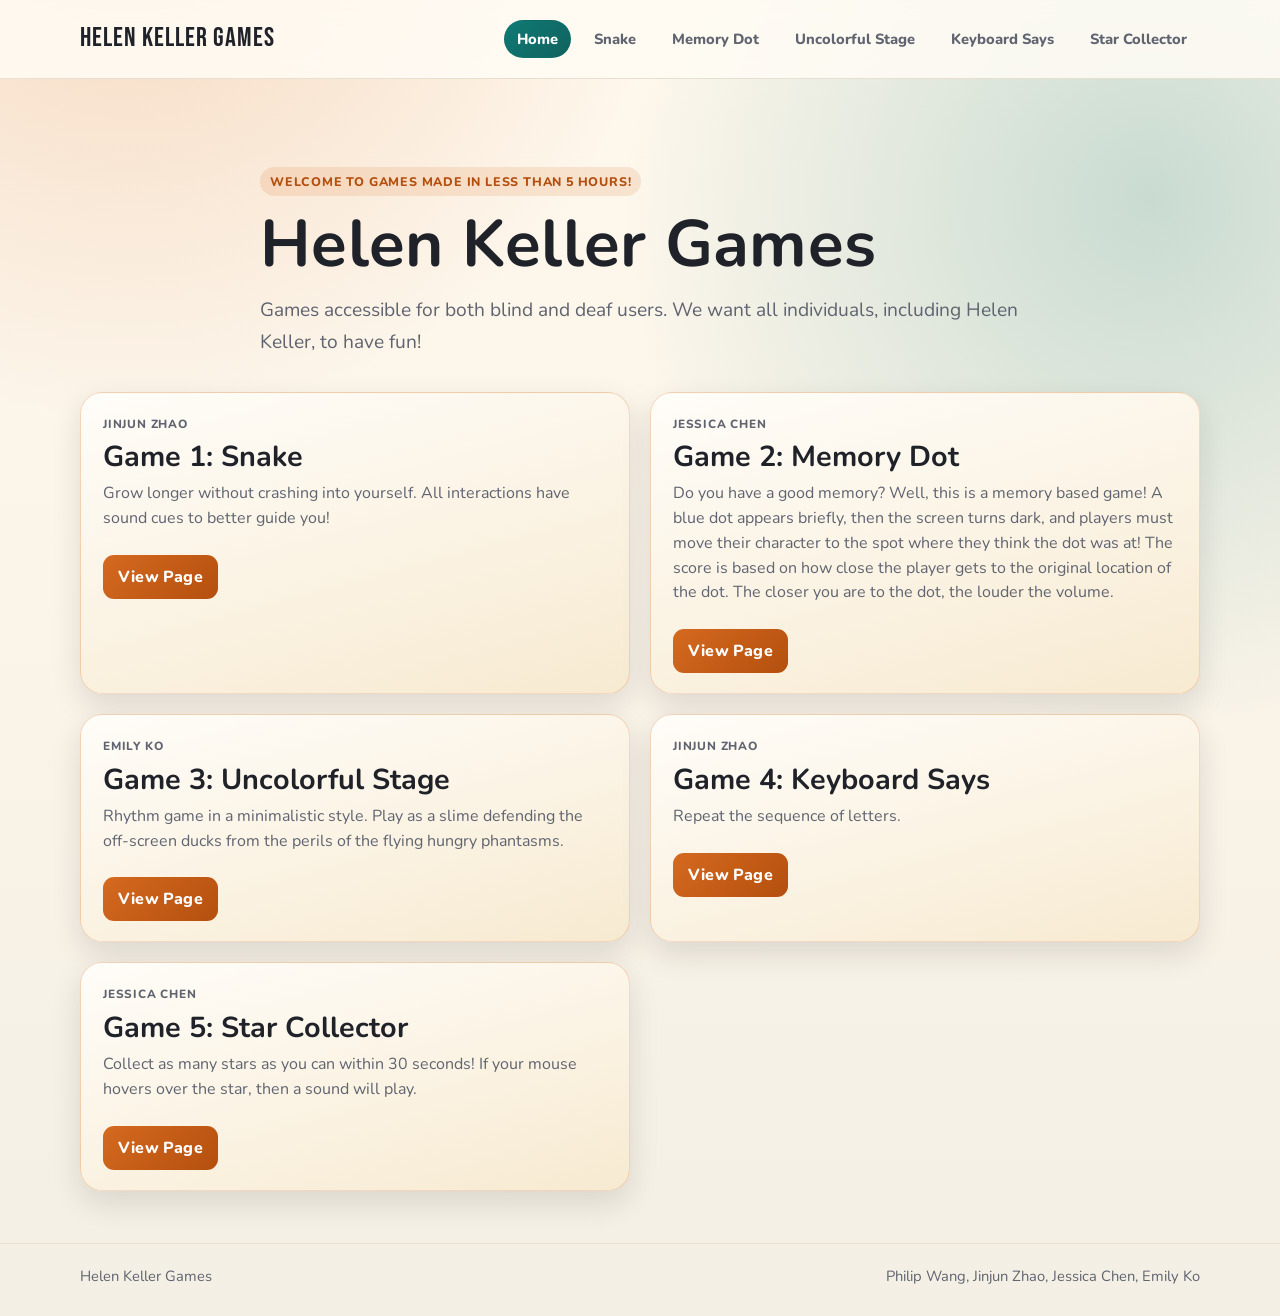
<file: index.html>
<!DOCTYPE html>
<html lang="en">
<head>
  <meta charset="UTF-8" />
  <meta name="viewport" content="width=device-width, initial-scale=1.0" />
  <title>Helen Keller Games - Welcome to games made in less than 5 hours!</title>
  <link rel="preconnect" href="https://fonts.googleapis.com" />
  <link rel="preconnect" href="https://fonts.gstatic.com" crossorigin />
  <link href="https://fonts.googleapis.com/css2?family=Bebas+Neue&family=Nunito:wght@400;600;700;800&display=swap" rel="stylesheet" />
  <link rel="stylesheet" href="styles.css" />
</head>
<body class="home-page">
  <header class="site-header">
    <div class="container nav-wrap">
      <a class="brand" href="index.html">Helen Keller Games</a>
      <nav aria-label="Main navigation">
        <ul class="nav-list">
          <li><a href="index.html" class="active">Home</a></li>
          <li><a href="game1.html">Snake</a></li>
          <li><a href="game2.html">Memory Dot</a></li>
          <li><a href="game3.html">Uncolorful Stage</a></li>
          <li><a href="game4.html">Keyboard Says</a></li>
          <li><a href="game5.html">Star Collector</a></li>
        </ul>
      </nav>
    </div>
  </header>
  <main>
    <section class="hero">
      <div class="container hero-inner">
        <p class="kicker">Welcome to games made in less than 5 hours!</p>
        <h1>Helen Keller Games</h1>
        <p class="lead">Games accessible for both blind and deaf users. We want all individuals, including Helen Keller, to have fun!</p>
      </div>
    </section>
    <section class="container game-grid" aria-label="Game list">
      <article class="game-card">
        <p class="chip">Jinjun Zhao</p>
        <h2>Game 1: Snake</h2>
        <p>Grow longer without crashing into yourself. All interactions have sound cues to better guide you!</p>
        <a class="btn" href="game1.html">View Page</a>
      </article>
      <article class="game-card">
        <p class="chip">Jessica Chen</p>
        <h2>Game 2: Memory Dot</h2>
        <p>Do you have a good memory? Well, this is a memory based game! A blue dot appears briefly, then the screen turns dark, and players must move their character to the spot where they think the dot was at! The score is based on how close the player gets to the original location of the dot. The closer you are to the dot, the louder the volume. 
</p>
        <a class="btn" href="game2.html">View Page</a>
      </article>
      <article class="game-card">
        <p class="chip">Emily Ko</p>
        <h2>Game 3: Uncolorful Stage</h2>
        <p>Rhythm game in a minimalistic style. Play as a slime defending the off-screen ducks from the perils of the flying hungry phantasms.</p>
        <a class="btn" href="game3.html">View Page</a>
      </article>
      <article class="game-card">
        <p class="chip">Jinjun Zhao</p>
        <h2>Game 4: Keyboard Says</h2>
        <p>Repeat the sequence of letters.</p>
        <a class="btn" href="game4.html">View Page</a>
      </article>
      <article class="game-card">
        <p class="chip">Jessica Chen</p>
        <h2>Game 5: Star Collector</h2>
        <p>Collect as many stars as you can within 30 seconds! If your mouse hovers over the star, then a sound will play. </p>
        <a class="btn" href="game4.html">View Page</a>
      </article>
    </section>
  </main>
  <footer class="site-footer">
    <div class="container footer-inner">
      <p>Helen Keller Games</p>
      <p>Philip Wang, Jinjun Zhao, Jessica Chen, Emily Ko</p>
    </div>
  </footer>
</body>
</html>
</file>
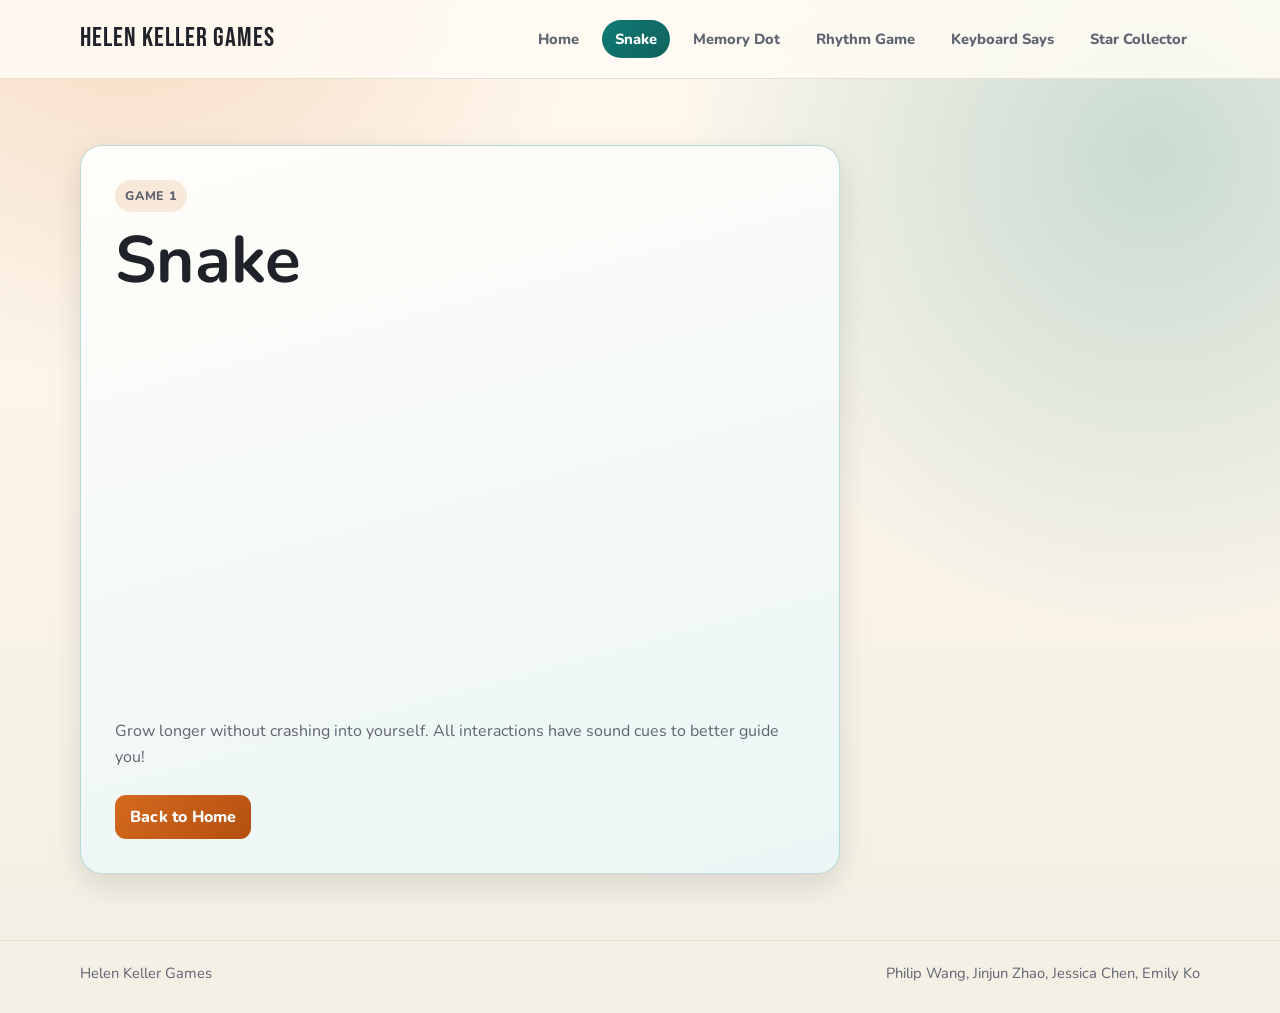
<file: game1.html>
<!DOCTYPE html>
<html lang="en">
<head>
  <meta charset="UTF-8" />
  <meta name="viewport" content="width=device-width, initial-scale=1.0" />
  <title>Snake | Helen Keller Games</title>
  <link rel="preconnect" href="https://fonts.googleapis.com" />
  <link rel="preconnect" href="https://fonts.gstatic.com" crossorigin />
  <link href="https://fonts.googleapis.com/css2?family=Bebas+Neue&family=Nunito:wght@400;600;700;800&display=swap" rel="stylesheet" />
  <link rel="stylesheet" href="styles.css" />
</head>
<body class="game-page game-1">
  <header class="site-header">
    <div class="container nav-wrap">
      <a class="brand" href="index.html">Helen Keller Games</a>
      <nav aria-label="Main navigation">
        <ul class="nav-list">
          <li><a href="index.html">Home</a></li>
          <li><a href="game1.html" class="active">Snake</a></li>
          <li><a href="game2.html">Memory Dot</a></li>
          <li><a href="game3.html">Rhythm Game</a></li>
          <li><a href="game4.html">Keyboard Says</a></li>
          <li><a href="game5.html">Star Collector</a></li>
        </ul>
      </nav>
    </div>
  </header>
  <main class="container page-main">
    <section class="game-page-card">
      <p class="kicker">Game 1</p>
      <h1>Snake</h1>
      <iframe src="https://scratch.mit.edu/projects/1285131128/embed" allowtransparency="true" width="485" height="402" frameborder="0" scrolling="no" allowfullscreen></iframe>
      <p>Grow longer without crashing into yourself. All interactions have sound cues to better guide you!</p>
      <a class="btn" href="index.html">Back to Home</a>
    </section>
  </main>
  <footer class="site-footer">
    <div class="container footer-inner">
      <p>Helen Keller Games</p>
      <p>Philip Wang, Jinjun Zhao, Jessica Chen, Emily Ko</p>
    </div>
  </footer>
</body>
</html>
</file>
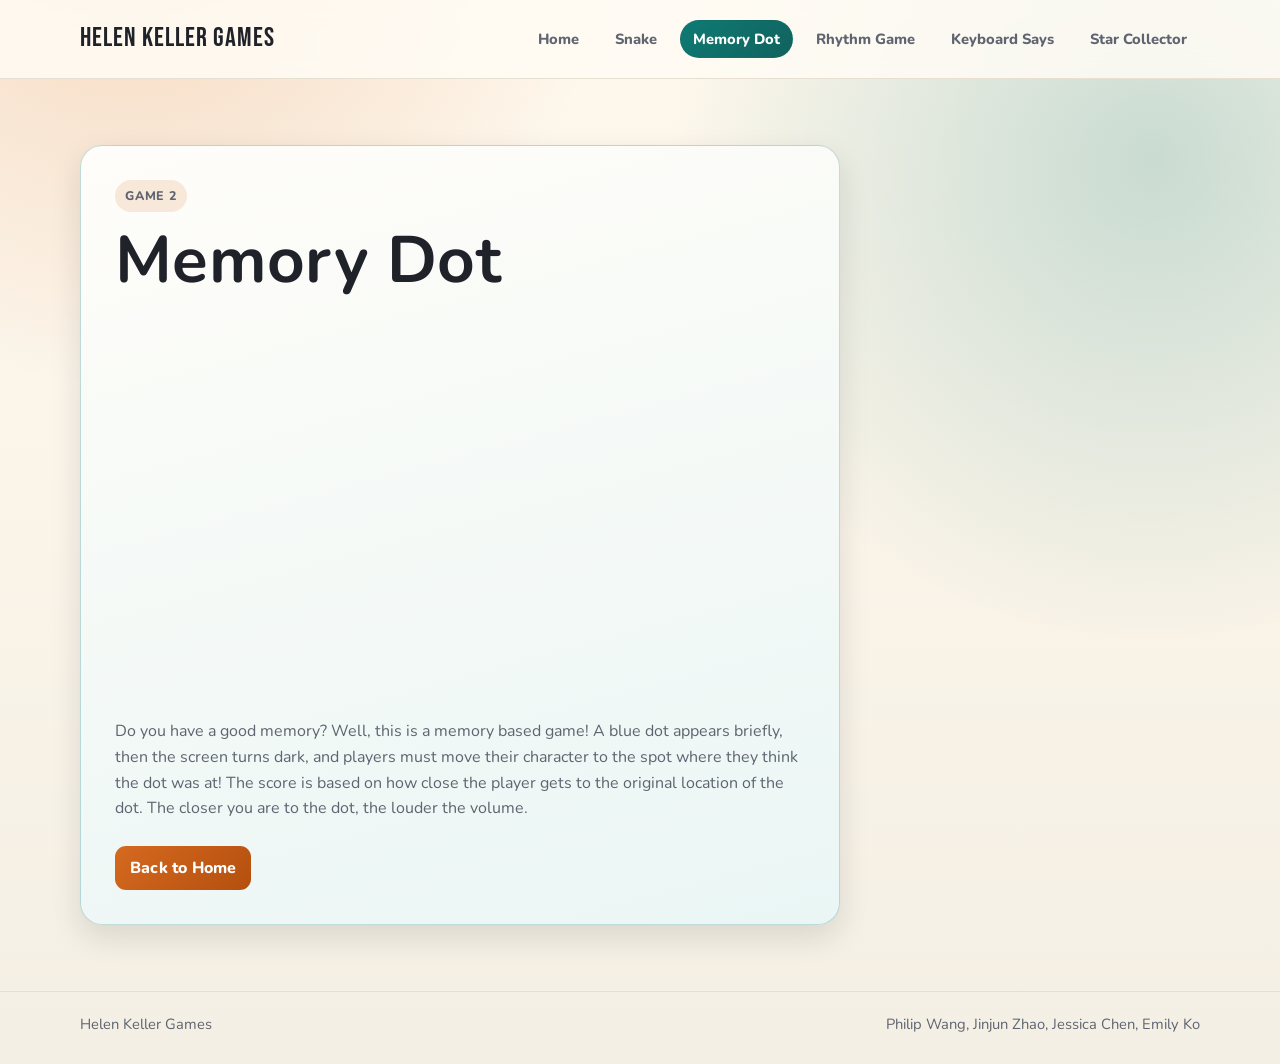
<file: game2.html>
<!DOCTYPE html>
<html lang="en">
<head>
  <meta charset="UTF-8" />
  <meta name="viewport" content="width=device-width, initial-scale=1.0" />
  <title>Memory Dot | Helen Keller Games</title>
  <link rel="preconnect" href="https://fonts.googleapis.com" />
  <link rel="preconnect" href="https://fonts.gstatic.com" crossorigin />
  <link href="https://fonts.googleapis.com/css2?family=Bebas+Neue&family=Nunito:wght@400;600;700;800&display=swap" rel="stylesheet" />
  <link rel="stylesheet" href="styles.css" />
</head>
<body class="game-page game-2">
  <header class="site-header">
    <div class="container nav-wrap">
      <a class="brand" href="index.html">Helen Keller Games</a>
      <nav aria-label="Main navigation">
        <ul class="nav-list">
          <li><a href="index.html">Home</a></li>
          <li><a href="game1.html">Snake</a></li>
          <li><a href="game2.html" class="active">Memory Dot</a></li>
          <li><a href="game3.html">Rhythm Game</a></li>
          <li><a href="game4.html">Keyboard Says</a></li>
          <li><a href="game5.html">Star Collector</a></li>
        </ul>
      </nav>
    </div>
  </header>
  <main class="container page-main">
    <section class="game-page-card">
      <p class="kicker">Game 2</p>
      <h1>Memory Dot</h1>
      <iframe src="https://scratch.mit.edu/projects/1285108357/embed" allowtransparency="true" width="485" height="402" frameborder="0" scrolling="no" allowfullscreen></iframe>
      <p>Do you have a good memory? Well, this is a memory based game! A blue dot appears briefly, then the screen turns dark, and players must move their character to the spot where they think the dot was at! The score is based on how close the player gets to the original location of the dot. The closer you are to the dot, the louder the volume. </p>
      <a class="btn" href="index.html">Back to Home</a>
    </section>
  </main>
  <footer class="site-footer">
    <div class="container footer-inner">
      <p>Helen Keller Games</p>
      <p>Philip Wang, Jinjun Zhao, Jessica Chen, Emily Ko</p>
    </div>
  </footer>
</body>
</html>
</file>
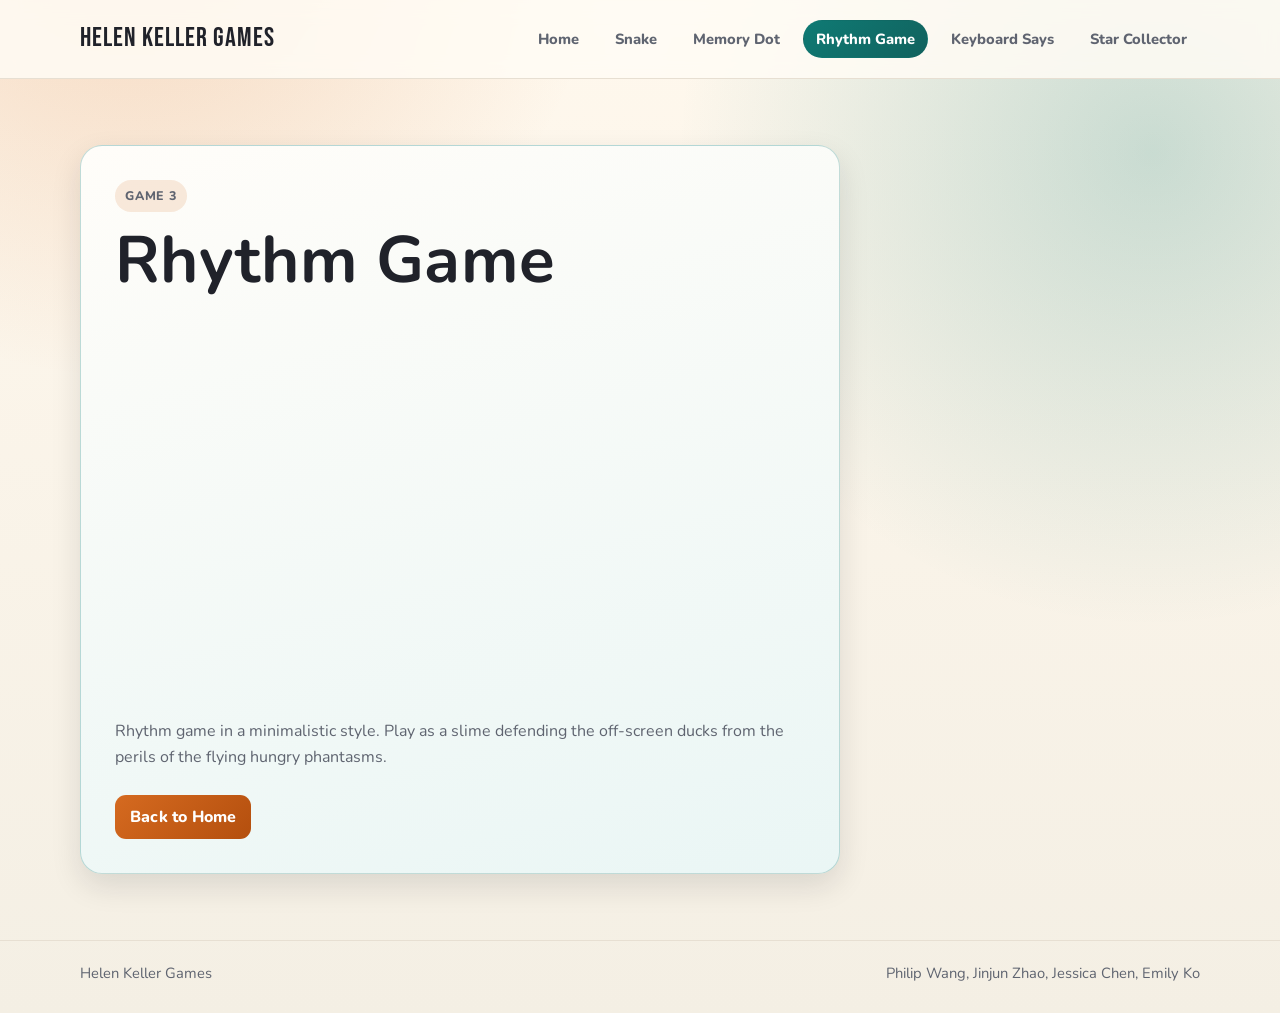
<file: game3.html>
<!DOCTYPE html>
<html lang="en">
<head>
  <meta charset="UTF-8" />
  <meta name="viewport" content="width=device-width, initial-scale=1.0" />
  <title>Rhythm Game | Helen Keller Games</title>
  <link rel="preconnect" href="https://fonts.googleapis.com" />
  <link rel="preconnect" href="https://fonts.gstatic.com" crossorigin />
  <link href="https://fonts.googleapis.com/css2?family=Bebas+Neue&family=Nunito:wght@400;600;700;800&display=swap" rel="stylesheet" />
  <link rel="stylesheet" href="styles.css" />
</head>
<body class="game-page game-3">
  <header class="site-header">
    <div class="container nav-wrap">
      <a class="brand" href="index.html">Helen Keller Games</a>
      <nav aria-label="Main navigation">
        <ul class="nav-list">
          <li><a href="index.html">Home</a></li>
          <li><a href="game1.html">Snake</a></li>
          <li><a href="game2.html">Memory Dot</a></li>
          <li><a href="game3.html" class="active">Rhythm Game</a></li>
          <li><a href="game4.html">Keyboard Says</a></li>
          <li><a href="game4.html">Star Collector</a></li>
        </ul>
      </nav>
    </div>
  </header>
  <main class="container page-main">
    <section class="game-page-card">
      <p class="kicker">Game 3</p>
      <h1>Rhythm Game</h1>
      <iframe src="https://scratch.mit.edu/projects/1285104919/embed" allowtransparency="true" width="485" height="402" frameborder="0" scrolling="no" allowfullscreen></iframe>
      <p>Rhythm game in a minimalistic style. Play as a slime defending the off-screen ducks from the perils of the flying hungry phantasms.</p>
      <a class="btn" href="index.html">Back to Home</a>
    </section>
  </main>
  <footer class="site-footer">
    <div class="container footer-inner">
      <p>Helen Keller Games</p>
      <p>Philip Wang, Jinjun Zhao, Jessica Chen, Emily Ko</p>
    </div>
  </footer>
</body>
</html>
</file>
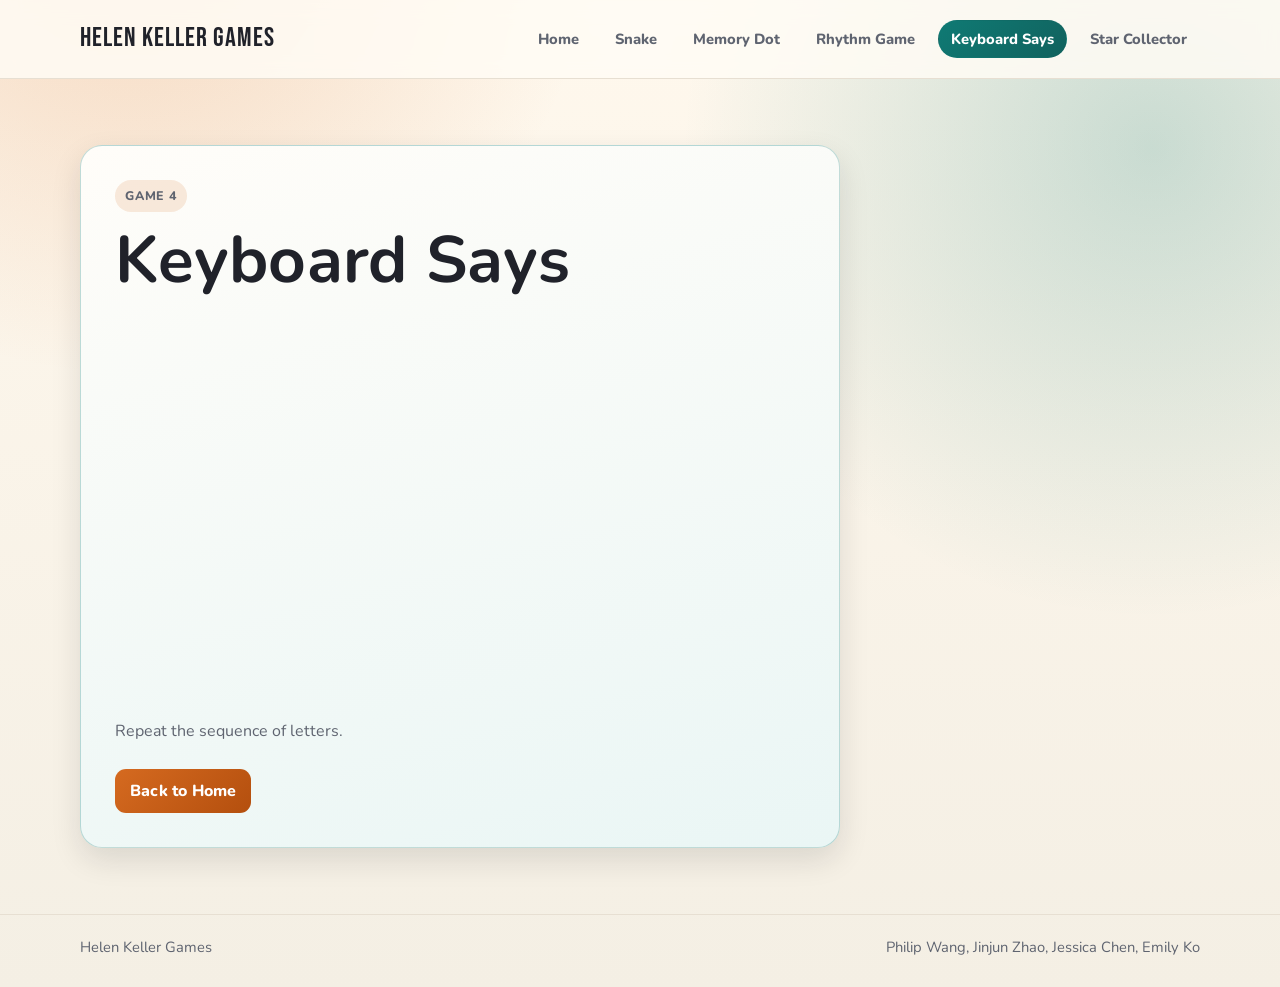
<file: game4.html>
<!DOCTYPE html>
<html lang="en">
<head>
  <!-- Basic page setup with character encoding, responsive viewport, title, and shared fonts/styles. I need to make sure that it is connected to CSS -->
  <meta charset="UTF-8" />
  <meta name="viewport" content="width=device-width, initial-scale=1.0" />
  <title>Keyboard Says | Helen Keller Games</title>
  <link rel="preconnect" href="https://fonts.googleapis.com" />
  <link rel="preconnect" href="https://fonts.gstatic.com" crossorigin />
  <link href="https://fonts.googleapis.com/css2?family=Bebas+Neue&family=Nunito:wght@400;600;700;800&display=swap" rel="stylesheet" />
  <link rel="stylesheet" href="styles.css" />
</head>
<body class="game-page game-4">
  <!-- Header: shared navigation across all pages, I got lost halfway, we need to fix this later. -->
  <header class="site-header">
    <div class="container nav-wrap">
      <a class="brand" href="index.html">Helen Keller Games</a>
      <nav aria-label="Main navigation">
        <ul class="nav-list">
          <li><a href="index.html">Home</a></li>
          <li><a href="game1.html">Snake</a></li>
          <li><a href="game2.html">Memory Dot</a></li>
          <li><a href="game3.html">Rhythm Game</a></li>
          <li><a href="game4.html" class="active">Keyboard Says</a></li>
          <li><a href="game5.html">Star Collector</a></li>
        </ul>
      </nav>
    </div>
  </header>

  <!-- I put placeholder cards so we can edit them later. -->
  <main class="container page-main">
    <section class="game-page-card">
      <p class="kicker">Game 4</p>
      <h1>Keyboard Says</h1>
      <iframe src="https://scratch.mit.edu/projects/1285110276/embed" allowtransparency="true" width="485" height="402" frameborder="0" scrolling="no" allowfullscreen></iframe>
      <p>Repeat the sequence of letters.</p>
      <a class="btn" href="index.html">Back to Home</a>
    </section>
  </main>

  <!-- End of page, guys, please make sure not to mess this up, I spent the most amount of time on this. -->
  <footer class="site-footer">
    <div class="container footer-inner">
      <p>Helen Keller Games</p>
      <p>Philip Wang, Jinjun Zhao, Jessica Chen, Emily Ko</p>
    </div>
  </footer>
</body>
</html>
</file>
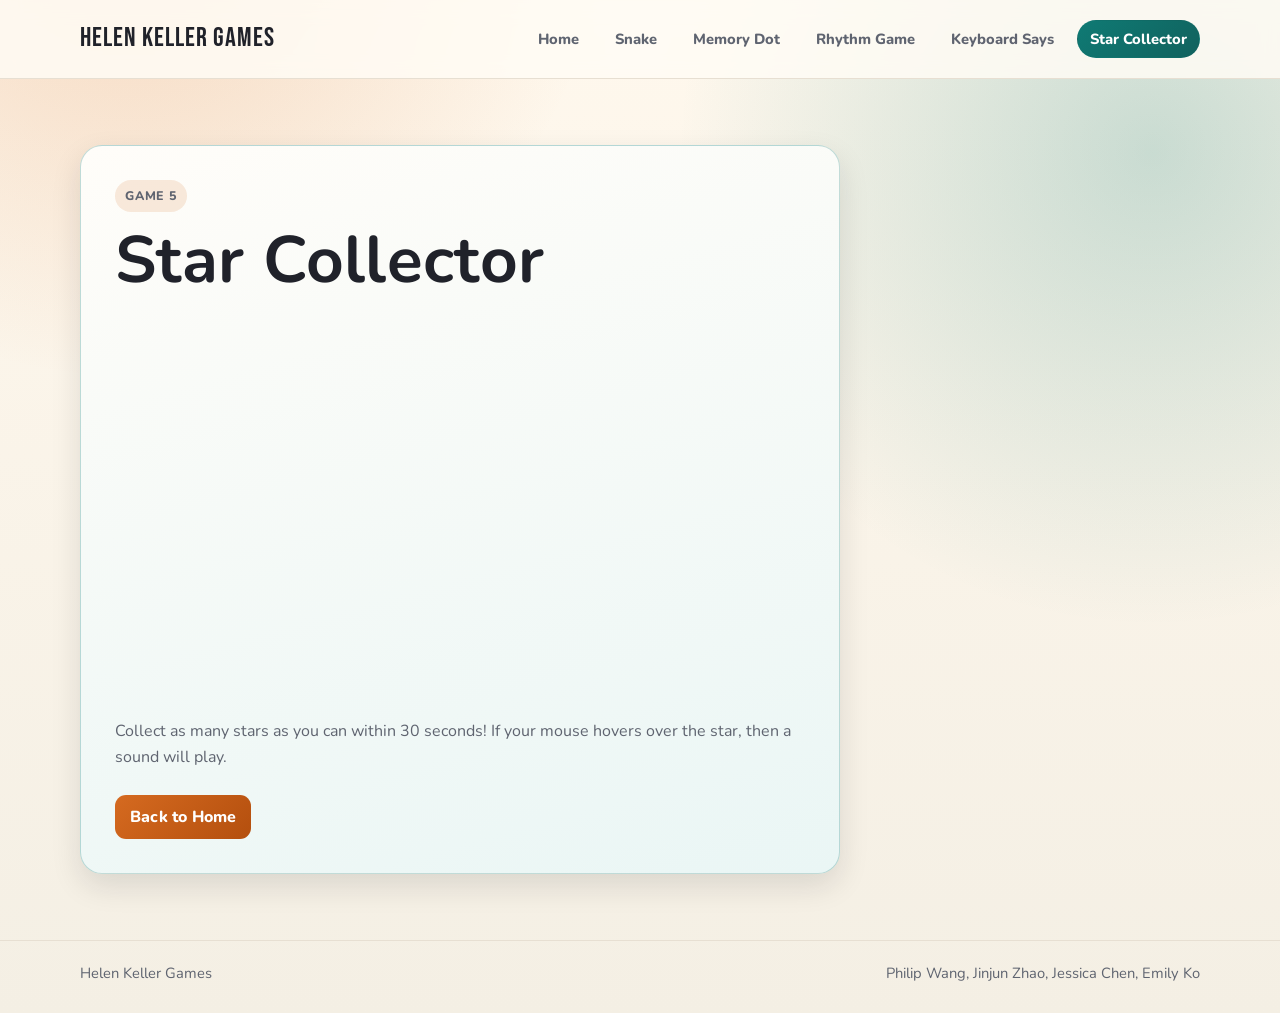
<file: game5.html>
<!DOCTYPE html>
<html lang="en">
<head>
  <meta charset="UTF-8" />
  <meta name="viewport" content="width=device-width, initial-scale=1.0" />
  <title>Star Collector | Helen Keller Games</title>
  <link rel="preconnect" href="https://fonts.googleapis.com" />
  <link rel="preconnect" href="https://fonts.gstatic.com" crossorigin />
  <link href="https://fonts.googleapis.com/css2?family=Bebas+Neue&family=Nunito:wght@400;600;700;800&display=swap" rel="stylesheet" />
  <link rel="stylesheet" href="styles.css" />
</head>
<body class="game-page game-4">
  <header class="site-header">
    <div class="container nav-wrap">
      <a class="brand" href="index.html">Helen Keller Games</a>
      <nav aria-label="Main navigation">
        <ul class="nav-list">
          <li><a href="index.html">Home</a></li>
          <li><a href="game1.html">Snake</a></li>
          <li><a href="game2.html">Memory Dot</a></li>
          <li><a href="game3.html">Rhythm Game</a></li>
          <li><a href="game4.html">Keyboard Says</a></li>
          <li><a href="game5.html" class="active">Star Collector</a></li>
        </ul>
      </nav>
    </div>
  </header>
  <main class="container page-main">
    <section class="game-page-card">
      <p class="kicker">Game 5</p>
      <h1>Star Collector</h1>
      <iframe src="https://scratch.mit.edu/projects/1285155621/embed" allowtransparency="true" width="485" height="402" frameborder="0" scrolling="no" allowfullscreen></iframe>
      <p> Collect as many stars as you can within 30 seconds! If your mouse hovers over the star, then a sound will play. </p>
      <a class="btn" href="index.html">Back to Home</a>
    </section>
  </main>
  <footer class="site-footer">
    <div class="container footer-inner">
      <p>Helen Keller Games</p>
      <p>Philip Wang, Jinjun Zhao, Jessica Chen, Emily Ko</p>
    </div>
  </footer>
</body>
</html>
</file>
<file: styles.css>
/* Site color palette and shared shadows. Check colors later. */
:root {
  --bg: #f4efe4;
  --ink: #20222a;
  --muted: #5f6470;
  --paper: #fffdf8;
  --sand: #f3d7a6;
  --orange: #d56a20;
  --orange-strong: #b44f0e;
  --teal: #0f7a74;
  --line: #e7dfd2;
  --shadow-soft: 0 12px 30px rgba(22, 28, 35, 0.12);
  --shadow-float: 0 20px 46px rgba(22, 28, 35, 0.18);
}

/* Global sizing. */
* {
  box-sizing: border-box;
}

/* Remove browser default margins/padding. the original was not good looking. */
html,
body {
  margin: 0;
  padding: 0;
}

/* The font and how they are implimented. */
body {
  font-family: "Nunito", "Segoe UI", sans-serif;
  color: var(--ink);
  min-height: 100vh;
  background:
    radial-gradient(circle at 10% -10%, rgba(213, 106, 32, 0.24), transparent 30%),
    radial-gradient(circle at 90% 15%, rgba(15, 122, 116, 0.22), transparent 33%),
    linear-gradient(180deg, #fff8ed 0%, var(--bg) 100%);
  display: flex;
  flex-direction: column;
}

/* Let main content grow so footer stays at the bottom. */
main {
  flex: 1;
}

/* Same width container used across pages. */
.container {
  width: min(1120px, 92%);
  margin: 0 auto;
}

/* Sticky top header with translucent background and blur. I am very proud of this. */
.site-header {
  position: sticky;
  top: 0;
  z-index: 40;
  background: rgba(255, 252, 245, 0.85);
  backdrop-filter: blur(10px);
  border-bottom: 1px solid var(--line);
}

/* Horizontal nav layout container. */
.nav-wrap {
  min-height: 78px;
  display: flex;
  justify-content: space-between;
  align-items: center;
  gap: 12px;
}

/* Site wordmark styling. */
.brand {
  font-family: "Bebas Neue", "Arial Narrow", sans-serif;
  font-size: clamp(1.7rem, 2.1vw, 2.2rem);
  letter-spacing: 1px;
  color: var(--ink);
  text-decoration: none;
  line-height: 1;
}

/* Navigation list layout and spacing. I think this is acurate, I don't know if this is standardized across screens. */
.nav-list {
  list-style: none;
  margin: 0;
  padding: 0;
  display: flex;
  align-items: center;
  gap: 10px;
  flex-wrap: wrap;
  justify-content: flex-end;
}

/* Base nav link format and transition after touch */
.nav-list a {
  display: inline-block;
  padding: 8px 12px;
  border-radius: 999px;
  text-decoration: none;
  font-weight: 800;
  font-size: 0.92rem;
  color: var(--muted);
  border: 1px solid transparent;
  transition: transform 160ms ease, background-color 160ms ease, color 160ms ease, border-color 160ms ease;
}

/* Hover reaction for nav links. I don't think this works. */
.nav-list a:hover {
  transform: translateY(-1px);
  border-color: var(--line);
  color: var(--ink);
}

/* Active nav item styling. */
.nav-list a.active {
  background: linear-gradient(135deg, var(--teal), #11625e);
  color: #fff;
}

/* Homepage spacing */
.hero {
  padding: clamp(48px, 8vw, 88px) 0 30px;
  animation: fade-rise 500ms ease-out;
}

/* Limits the length of text on index. */
.hero-inner {
  max-width: 760px;
}

/* Small highlighted label above heading. */
.kicker {
  margin: 0 0 12px;
  display: inline-block;
  padding: 6px 10px;
  border-radius: 999px;
  background: rgba(213, 106, 32, 0.14);
  color: var(--orange-strong);
  font-size: 0.78rem;
  letter-spacing: 0.8px;
  text-transform: uppercase;
  font-weight: 800;
}

/* Normalize heading spacing and line-height. */
h1,
h2,
h3,
h4,
h5,
h6 {
  margin-top: 0;
  line-height: 1.12;
}

/* Primary heading scale. */
h1 {
  margin-bottom: 14px;
  font-size: clamp(2.2rem, 6vw, 4.1rem);
  letter-spacing: 0.3px;
}

/* Secondary heading scale. Hopefully this doesn't overide everything. */
h2 {
  font-size: clamp(1.3rem, 2.3vw, 1.8rem);
  margin-bottom: 8px;
}

/* Remove default top margin from paragraphs. */
p {
  margin-top: 0;
}

/* Lead paragraph style in the hero area. */
.lead {
  margin: 0;
  font-size: clamp(1.05rem, 2.3vw, 1.2rem);
  line-height: 1.62;
  color: var(--muted);
}

/* Card grid for homepage game entries. */
.game-grid {
  display: grid;
  grid-template-columns: repeat(2, minmax(0, 1fr));
  gap: 20px;
  padding: 4px 0 52px;
}

/* Shared card shell for home/game page cards. */
.game-card,
.game-page-card {
  border-radius: 22px;
  border: 1px solid rgba(213, 106, 32, 0.24);
  background:
    linear-gradient(165deg, #fffdf9 0%, #f7ead1 100%);
  box-shadow: var(--shadow-soft);
}

/* Individual homepage card behavior and reveal animation. */
.game-card {
  padding: 22px 22px 20px;
  transform: translateY(0);
  transition: transform 220ms ease, box-shadow 220ms ease;
  animation: fade-rise 450ms ease-out both;
}

/* Stagger the card entrance animations. */
.game-card:nth-child(2) { animation-delay: 70ms; }
.game-card:nth-child(3) { animation-delay: 140ms; }
.game-card:nth-child(4) { animation-delay: 210ms; }

/* Lift card on hover for depth feedback. */
.game-card:hover {
  transform: translateY(-4px);
  box-shadow: var(--shadow-float);
}

/* Card paragraph readability tuning. */
.game-card p {
  color: var(--muted);
  line-height: 1.55;
}

/* Small status badge text. */
.chip {
  margin-bottom: 8px;
  font-weight: 800;
  font-size: 0.74rem;
  color: #0e615d;
  text-transform: uppercase;
  letter-spacing: 0.8px;
}

/* Reusable button style. */
.btn {
  display: inline-block;
  margin-top: 8px;
  border: 0;
  text-decoration: none;
  font-weight: 800;
  letter-spacing: 0.2px;
  color: #fff;
  background: linear-gradient(135deg, var(--orange), var(--orange-strong));
  padding: 11px 15px;
  border-radius: 11px;
  transition: transform 160ms ease, filter 160ms ease;
}

/* Button hover motion and brightness bump. */
.btn:hover {
  transform: translateY(-1px);
  filter: brightness(1.06);
}

/* Vertical spacing for game pages. */
.page-main {
  padding: clamp(34px, 6vw, 66px) 0;
}

/* Game page content card sizing and animation. */
.game-page-card {
  max-width: 760px;
  padding: clamp(22px, 4vw, 34px);
  animation: fade-rise 420ms ease-out;
}

/* Text style inside game page cards. */
.game-page-card p {
  line-height: 1.6;
  color: var(--muted);
}

/* Alternate accent treatment for game pages. */
.game-page .game-page-card {
  border-color: rgba(15, 122, 116, 0.25);
  background: linear-gradient(165deg, #fffdf9 0%, #eaf6f5 100%);
}

/* Footer container spacing and top border. */
.site-footer {
  border-top: 1px solid var(--line);
  padding: 22px 0 30px;
}

/* Footer content layout and typography. */
.footer-inner {
  display: flex;
  justify-content: space-between;
  align-items: center;
  gap: 10px;
  color: var(--muted);
  font-size: 0.92rem;
}

/* Remove footer paragraph default margin. */
.footer-inner p {
  margin: 0;
}

/* Shared fade/slide entrance animation. */
@keyframes fade-rise {
  from {
    opacity: 0;
    transform: translateY(10px);
  }

  to {
    opacity: 1;
    transform: translateY(0);
  }
}

/* Tablet breakpoint: stack game cards to one column. */
@media (max-width: 900px) {
  .game-grid {
    grid-template-columns: 1fr;
  }
}

/* Mobile breakpoint: stack nav/footer and tighten nav link sizing. */
@media (max-width: 760px) {
  .nav-wrap {
    padding: 10px 0 14px;
    flex-direction: column;
    align-items: flex-start;
  }

  .nav-list {
    width: 100%;
    justify-content: flex-start;
  }

  .nav-list a {
    padding: 8px 10px;
    font-size: 0.87rem;
  }

  .footer-inner {
    flex-direction: column;
    align-items: flex-start;
  }
}
</file>
